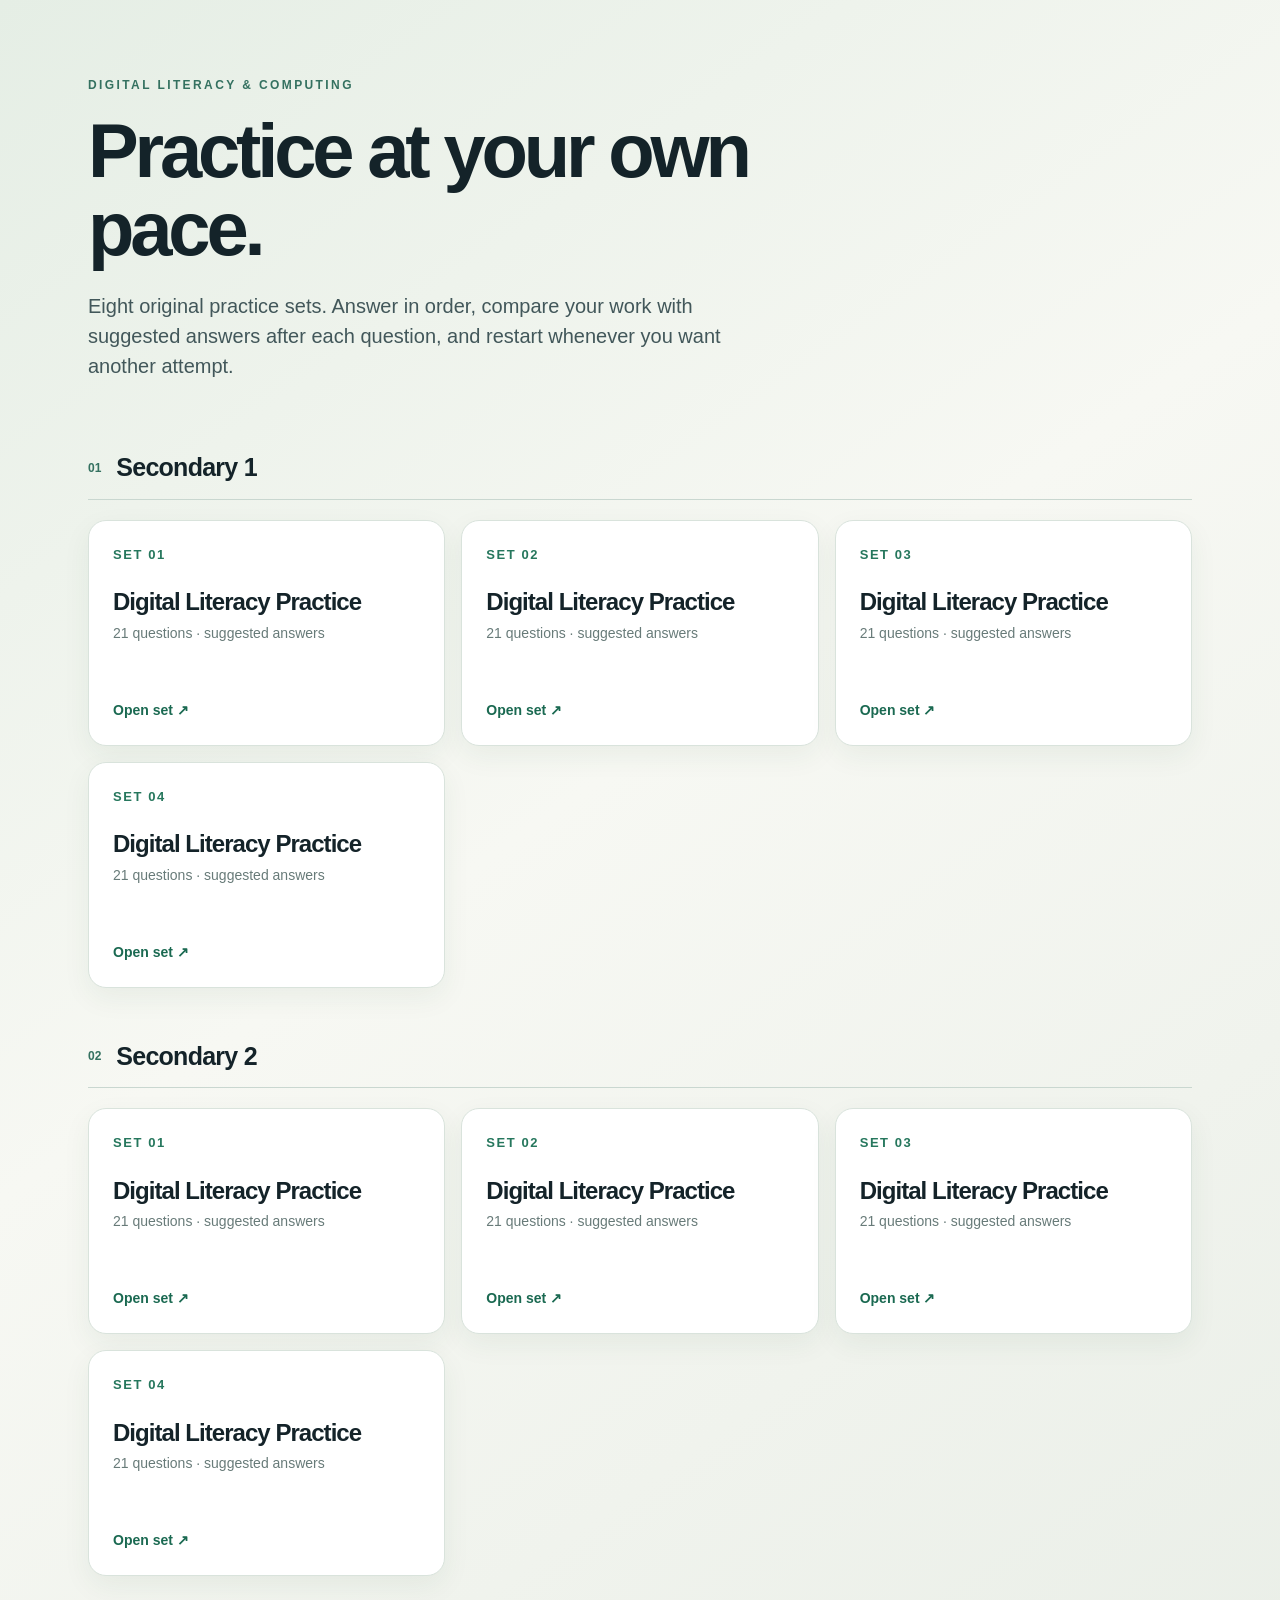
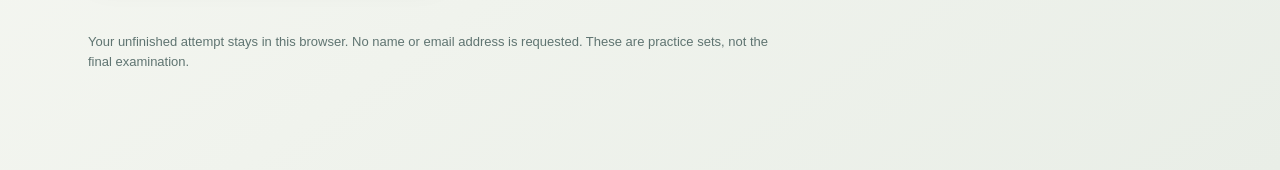
<file: index.html>
<!doctype html>
<html lang="en">
<head>
  <meta charset="utf-8">
  <meta name="viewport" content="width=device-width, initial-scale=1">
  <title>Digital Literacy Practice Sets</title>
  <link rel="stylesheet" href="./assets/style.css">
</head>
<body class="home-page">
  <main class="home-wrap">
    <div class="eyebrow">Digital Literacy & Computing</div>
    <h1>Practice at your own pace.</h1>
    <p class="home-lead">Eight original practice sets. Answer in order, compare your work with suggested answers after each question, and restart whenever you want another attempt.</p>
    <section class="home-section" aria-labelledby="s1-title">
      <div class="section-heading"><span>01</span><h2 id="s1-title">Secondary 1</h2></div>
      <div class="set-grid">
        <a class="set-card" href="./sec1-set1/index.html"><span class="set-number">Set 01</span><strong>Digital Literacy Practice</strong><span class="set-meta">21 questions · suggested answers</span><span class="set-arrow">Open set ↗</span></a>
        <a class="set-card" href="./sec1-set2/index.html"><span class="set-number">Set 02</span><strong>Digital Literacy Practice</strong><span class="set-meta">21 questions · suggested answers</span><span class="set-arrow">Open set ↗</span></a>
        <a class="set-card" href="./sec1-set3/index.html"><span class="set-number">Set 03</span><strong>Digital Literacy Practice</strong><span class="set-meta">21 questions · suggested answers</span><span class="set-arrow">Open set ↗</span></a>
        <a class="set-card" href="./sec1-set4/index.html"><span class="set-number">Set 04</span><strong>Digital Literacy Practice</strong><span class="set-meta">21 questions · suggested answers</span><span class="set-arrow">Open set ↗</span></a>
      </div>
    </section>
    <section class="home-section" aria-labelledby="s2-title">
      <div class="section-heading"><span>02</span><h2 id="s2-title">Secondary 2</h2></div>
      <div class="set-grid">
        <a class="set-card" href="./sec2-set1/index.html"><span class="set-number">Set 01</span><strong>Digital Literacy Practice</strong><span class="set-meta">21 questions · suggested answers</span><span class="set-arrow">Open set ↗</span></a>
        <a class="set-card" href="./sec2-set2/index.html"><span class="set-number">Set 02</span><strong>Digital Literacy Practice</strong><span class="set-meta">21 questions · suggested answers</span><span class="set-arrow">Open set ↗</span></a>
        <a class="set-card" href="./sec2-set3/index.html"><span class="set-number">Set 03</span><strong>Digital Literacy Practice</strong><span class="set-meta">21 questions · suggested answers</span><span class="set-arrow">Open set ↗</span></a>
        <a class="set-card" href="./sec2-set4/index.html"><span class="set-number">Set 04</span><strong>Digital Literacy Practice</strong><span class="set-meta">21 questions · suggested answers</span><span class="set-arrow">Open set ↗</span></a>
      </div>
    </section>
    <p class="home-note">Your unfinished attempt stays in this browser. No name or email address is requested. These are practice sets, not the final examination.</p>
  </main>
</body>
</html>
</file>
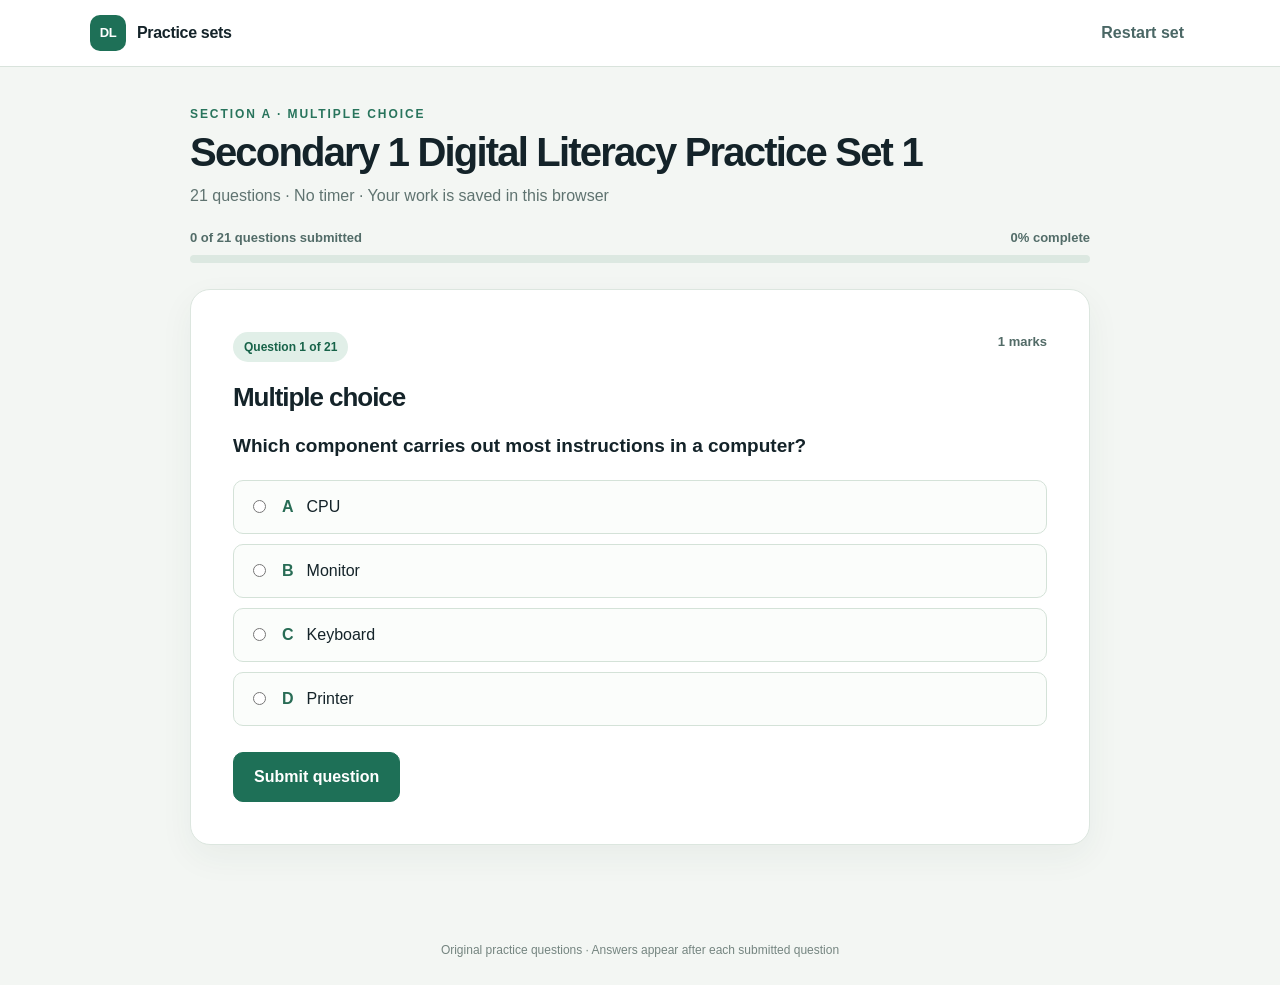
<file: sec1-set1/index.html>
<!doctype html>
<html lang="en"><head><meta charset="utf-8"><meta name="viewport" content="width=device-width, initial-scale=1"><title>Secondary 1 Digital Literacy Practice Set 1</title><link rel="stylesheet" href="../assets/style.css"><script defer src="../assets/data/sec1-set1.js"></script><script defer src="../assets/app.js"></script></head><body data-set-id="sec1-set1" data-asset-base="../"><div class="app-shell"><header class="topbar"><a class="brand" href="../index.html"><span class="brand-mark">DL</span><span>Practice sets</span></a><button id="restart-top" class="text-button" type="button">Restart set</button></header><main class="app-main" id="app" aria-live="polite"><div class="loading-card">Loading your practice set…</div></main><footer class="footer">Original practice questions · Answers appear after each submitted question</footer></div></body></html>
</file>
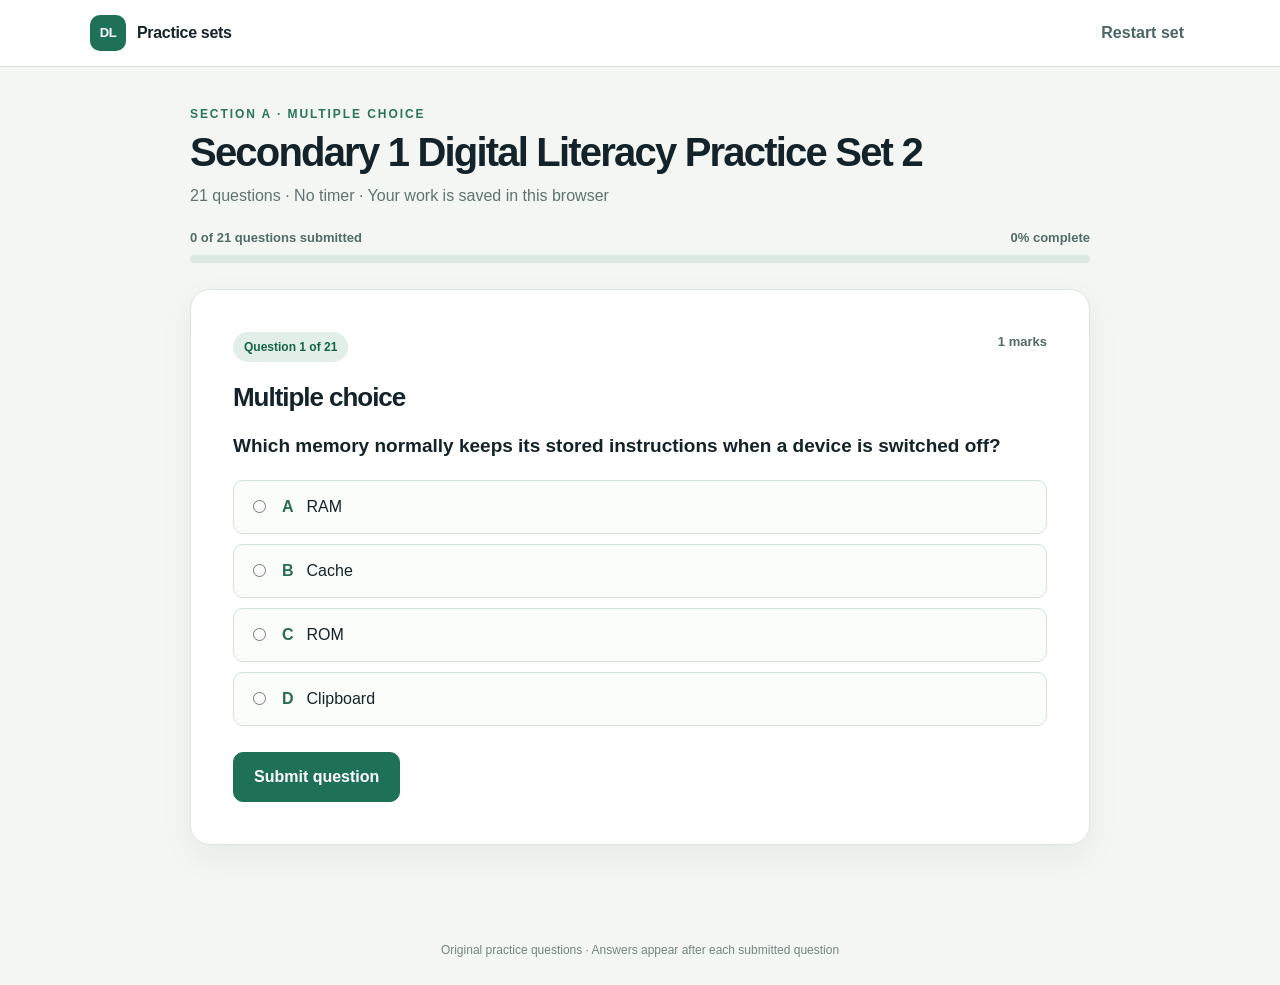
<file: sec1-set2/index.html>
<!doctype html>
<html lang="en"><head><meta charset="utf-8"><meta name="viewport" content="width=device-width, initial-scale=1"><title>Secondary 1 Digital Literacy Practice Set 2</title><link rel="stylesheet" href="../assets/style.css"><script defer src="../assets/data/sec1-set2.js"></script><script defer src="../assets/app.js"></script></head><body data-set-id="sec1-set2" data-asset-base="../"><div class="app-shell"><header class="topbar"><a class="brand" href="../index.html"><span class="brand-mark">DL</span><span>Practice sets</span></a><button id="restart-top" class="text-button" type="button">Restart set</button></header><main class="app-main" id="app" aria-live="polite"><div class="loading-card">Loading your practice set…</div></main><footer class="footer">Original practice questions · Answers appear after each submitted question</footer></div></body></html>
</file>
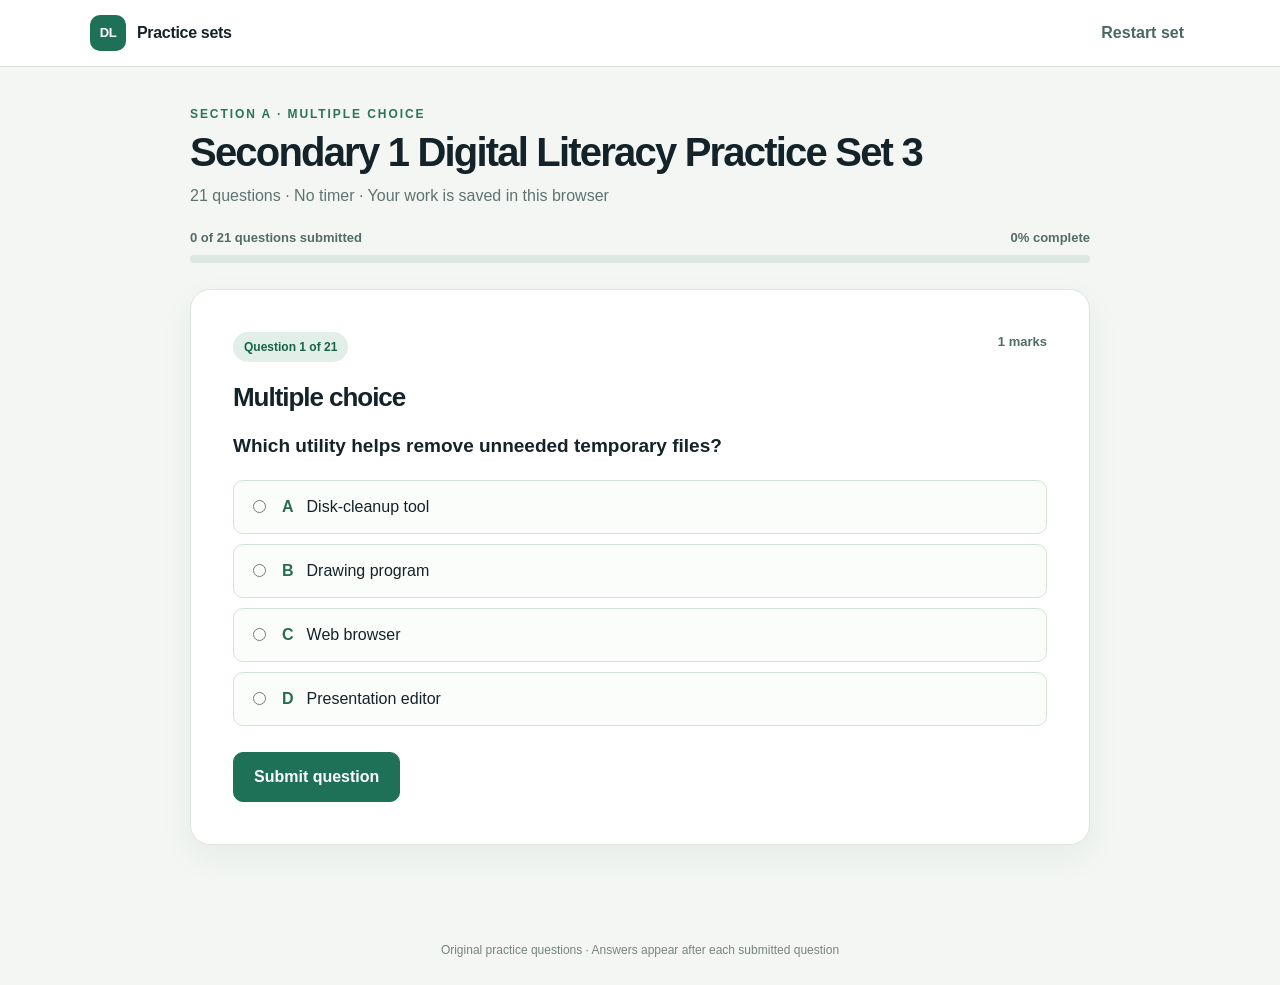
<file: sec1-set3/index.html>
<!doctype html>
<html lang="en"><head><meta charset="utf-8"><meta name="viewport" content="width=device-width, initial-scale=1"><title>Secondary 1 Digital Literacy Practice Set 3</title><link rel="stylesheet" href="../assets/style.css"><script defer src="../assets/data/sec1-set3.js"></script><script defer src="../assets/app.js"></script></head><body data-set-id="sec1-set3" data-asset-base="../"><div class="app-shell"><header class="topbar"><a class="brand" href="../index.html"><span class="brand-mark">DL</span><span>Practice sets</span></a><button id="restart-top" class="text-button" type="button">Restart set</button></header><main class="app-main" id="app" aria-live="polite"><div class="loading-card">Loading your practice set…</div></main><footer class="footer">Original practice questions · Answers appear after each submitted question</footer></div></body></html>
</file>
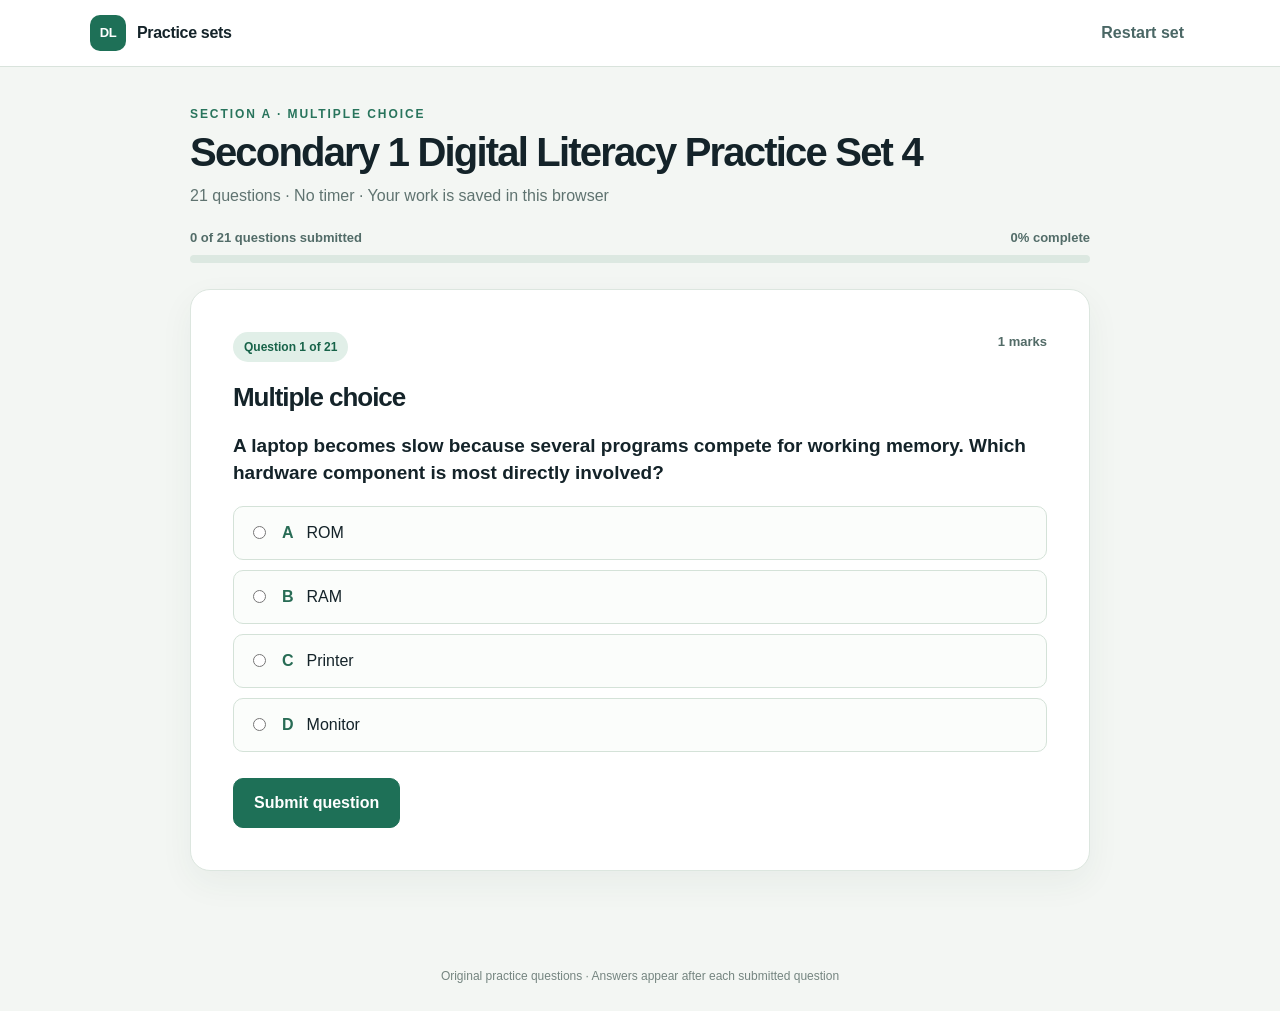
<file: sec1-set4/index.html>
<!doctype html><html lang="en"><head><meta charset="utf-8"><meta name="viewport" content="width=device-width, initial-scale=1"><title>Secondary 1 Digital Literacy Practice Set 4</title><link rel="stylesheet" href="../assets/style.css"><script defer src="../assets/data/sec1-set4.js"></script><script defer src="../assets/app.js"></script></head><body data-set-id="sec1-set4" data-asset-base="../"><div class="app-shell"><header class="topbar"><a class="brand" href="../index.html"><span class="brand-mark">DL</span><span>Practice sets</span></a><button id="restart-top" class="text-button" type="button">Restart set</button></header><main class="app-main" id="app" aria-live="polite"><div class="loading-card">Loading your practice set…</div></main><footer class="footer">Original practice questions · Answers appear after each submitted question</footer></div></body></html>
</file>
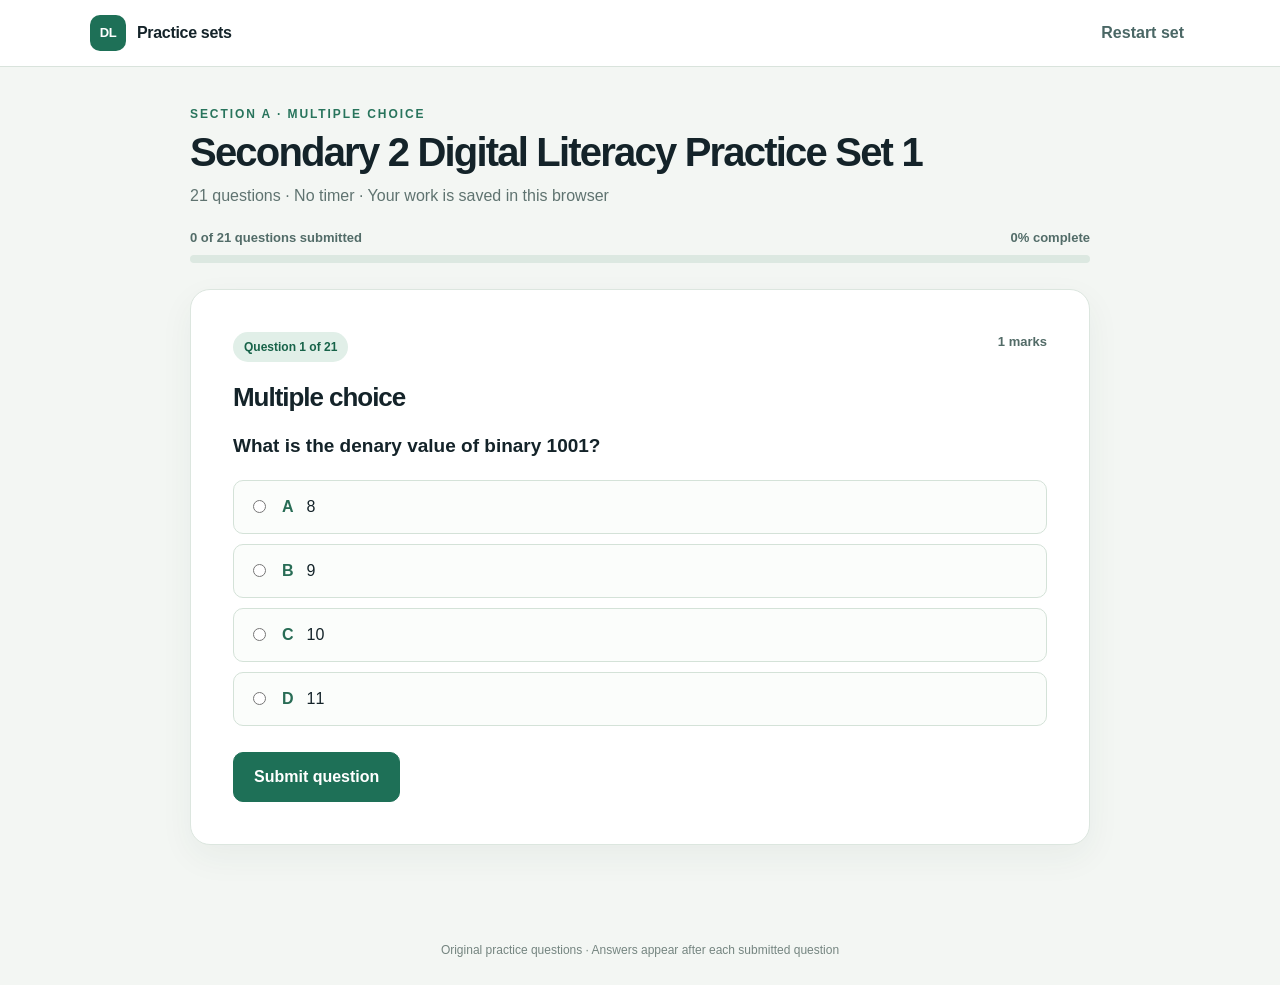
<file: sec2-set1/index.html>
<!doctype html>
<html lang="en"><head><meta charset="utf-8"><meta name="viewport" content="width=device-width, initial-scale=1"><title>Secondary 2 Digital Literacy Practice Set 1</title><link rel="stylesheet" href="../assets/style.css"><script defer src="../assets/data/sec2-set1.js"></script><script defer src="../assets/app.js"></script></head><body data-set-id="sec2-set1" data-asset-base="../"><div class="app-shell"><header class="topbar"><a class="brand" href="../index.html"><span class="brand-mark">DL</span><span>Practice sets</span></a><button id="restart-top" class="text-button" type="button">Restart set</button></header><main class="app-main" id="app" aria-live="polite"><div class="loading-card">Loading your practice set…</div></main><footer class="footer">Original practice questions · Answers appear after each submitted question</footer></div></body></html>
</file>
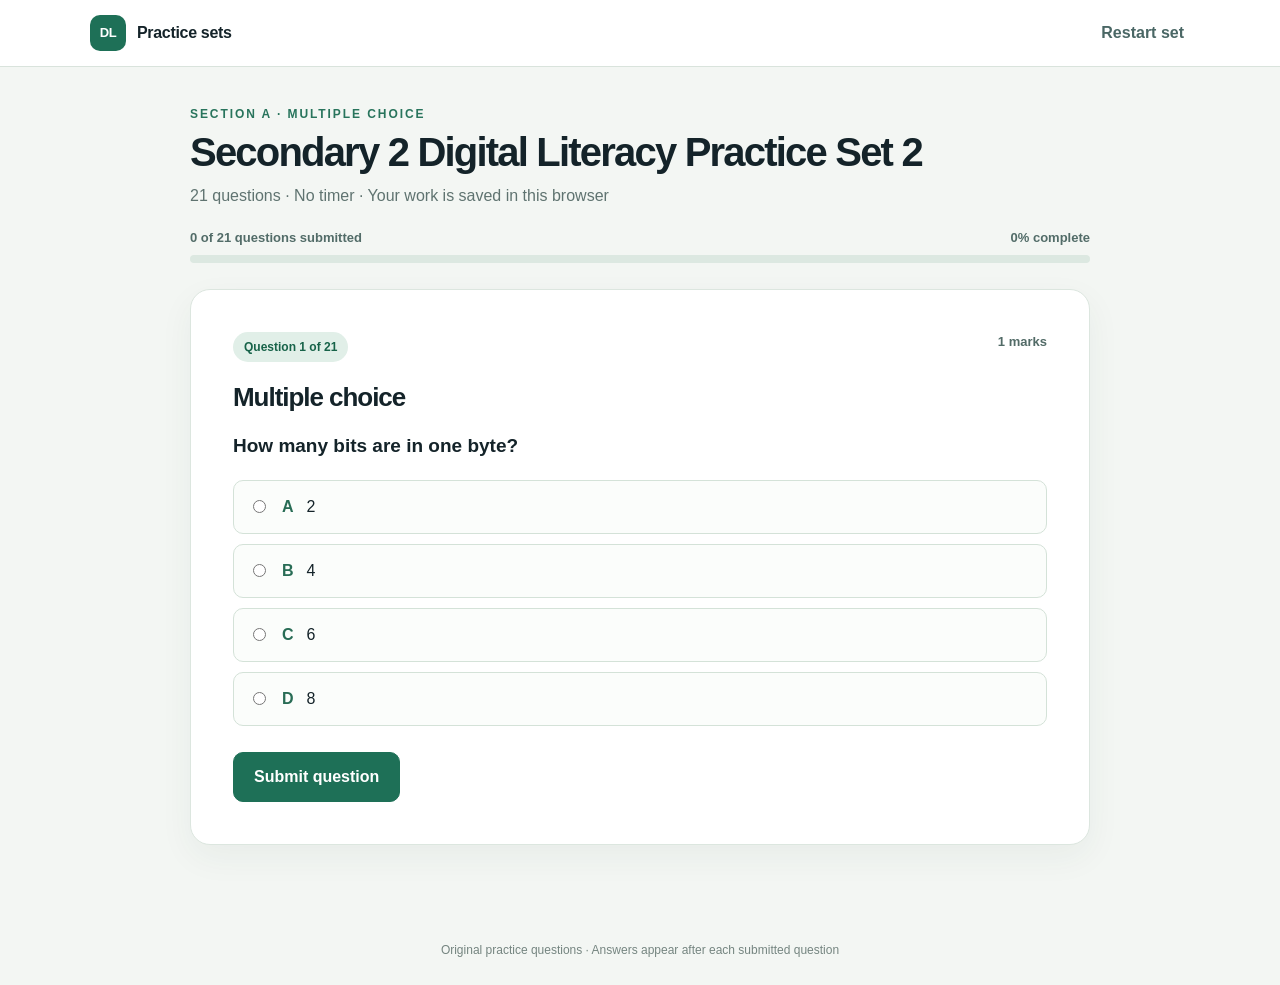
<file: sec2-set2/index.html>
<!doctype html>
<html lang="en"><head><meta charset="utf-8"><meta name="viewport" content="width=device-width, initial-scale=1"><title>Secondary 2 Digital Literacy Practice Set 2</title><link rel="stylesheet" href="../assets/style.css"><script defer src="../assets/data/sec2-set2.js"></script><script defer src="../assets/app.js"></script></head><body data-set-id="sec2-set2" data-asset-base="../"><div class="app-shell"><header class="topbar"><a class="brand" href="../index.html"><span class="brand-mark">DL</span><span>Practice sets</span></a><button id="restart-top" class="text-button" type="button">Restart set</button></header><main class="app-main" id="app" aria-live="polite"><div class="loading-card">Loading your practice set…</div></main><footer class="footer">Original practice questions · Answers appear after each submitted question</footer></div></body></html>
</file>
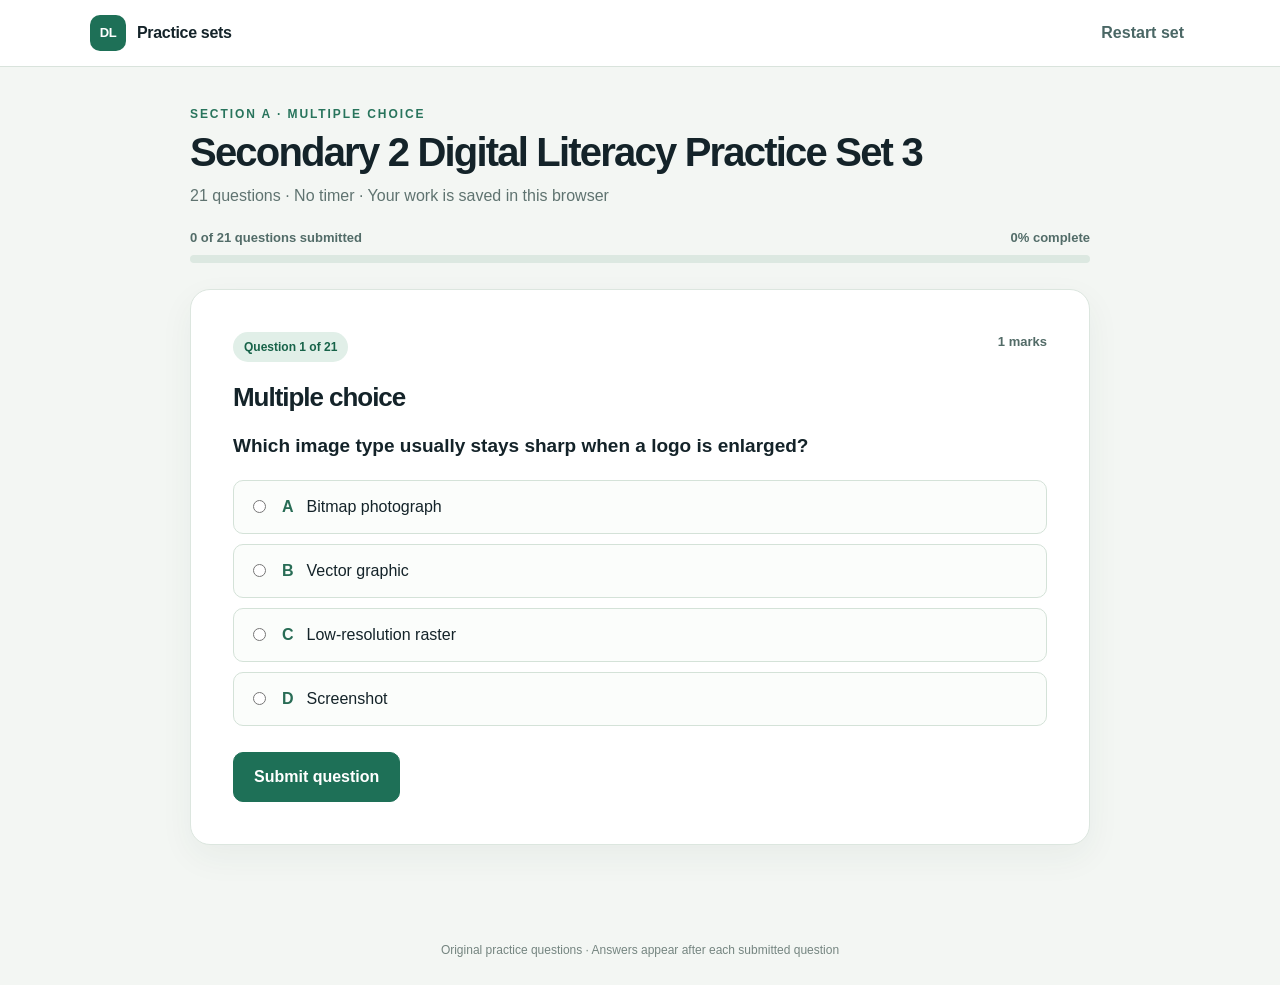
<file: sec2-set3/index.html>
<!doctype html>
<html lang="en"><head><meta charset="utf-8"><meta name="viewport" content="width=device-width, initial-scale=1"><title>Secondary 2 Digital Literacy Practice Set 3</title><link rel="stylesheet" href="../assets/style.css"><script defer src="../assets/data/sec2-set3.js"></script><script defer src="../assets/app.js"></script></head><body data-set-id="sec2-set3" data-asset-base="../"><div class="app-shell"><header class="topbar"><a class="brand" href="../index.html"><span class="brand-mark">DL</span><span>Practice sets</span></a><button id="restart-top" class="text-button" type="button">Restart set</button></header><main class="app-main" id="app" aria-live="polite"><div class="loading-card">Loading your practice set…</div></main><footer class="footer">Original practice questions · Answers appear after each submitted question</footer></div></body></html>
</file>
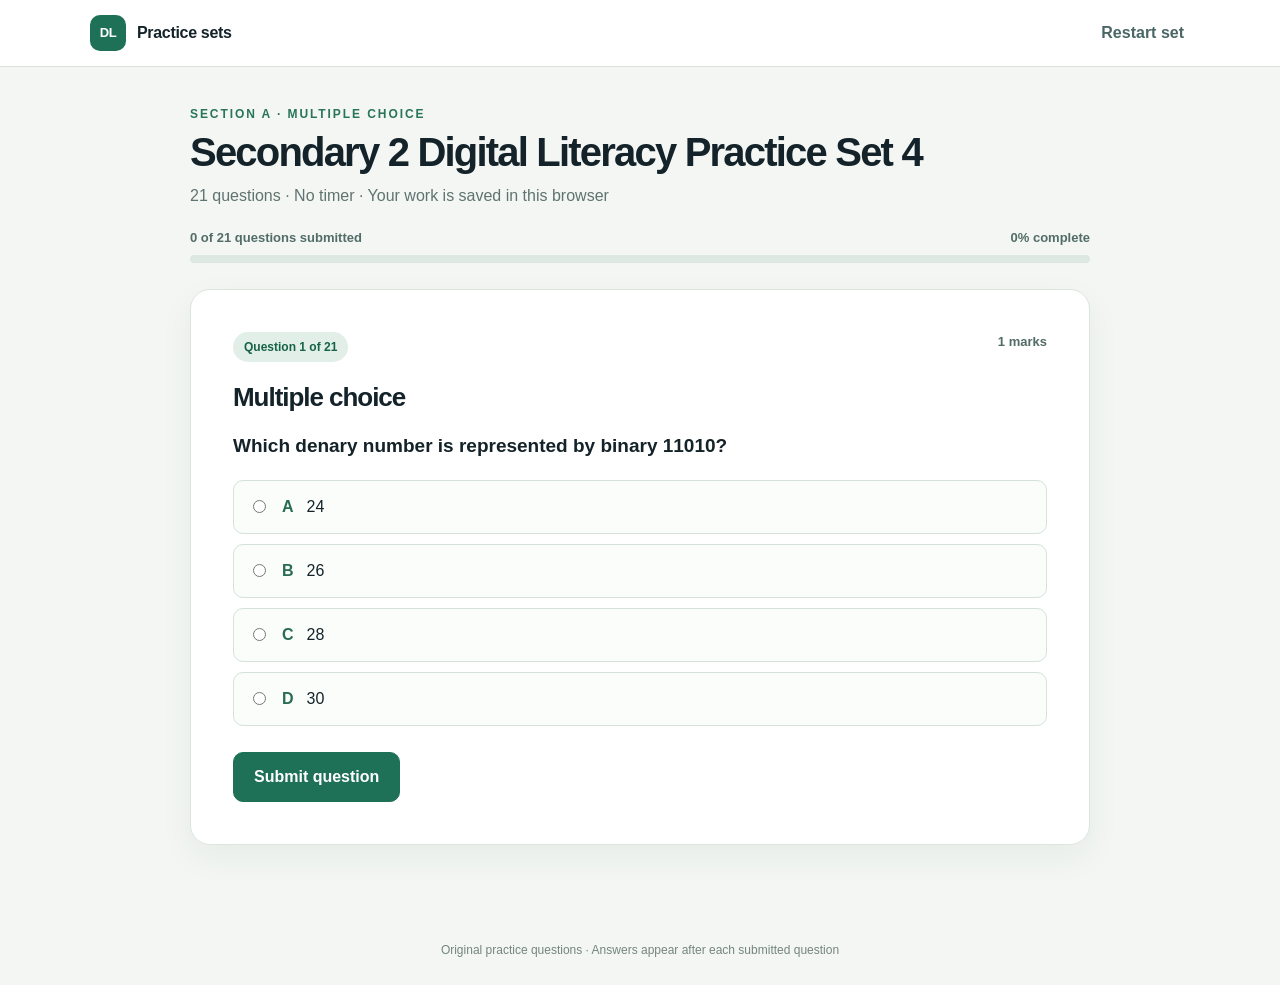
<file: sec2-set4/index.html>
<!doctype html><html lang="en"><head><meta charset="utf-8"><meta name="viewport" content="width=device-width, initial-scale=1"><title>Secondary 2 Digital Literacy Practice Set 4</title><link rel="stylesheet" href="../assets/style.css"><script defer src="../assets/data/sec2-set4.js"></script><script defer src="../assets/app.js"></script></head><body data-set-id="sec2-set4" data-asset-base="../"><div class="app-shell"><header class="topbar"><a class="brand" href="../index.html"><span class="brand-mark">DL</span><span>Practice sets</span></a><button id="restart-top" class="text-button" type="button">Restart set</button></header><main class="app-main" id="app" aria-live="polite"><div class="loading-card">Loading your practice set…</div></main><footer class="footer">Original practice questions · Answers appear after each submitted question</footer></div></body></html>
</file>
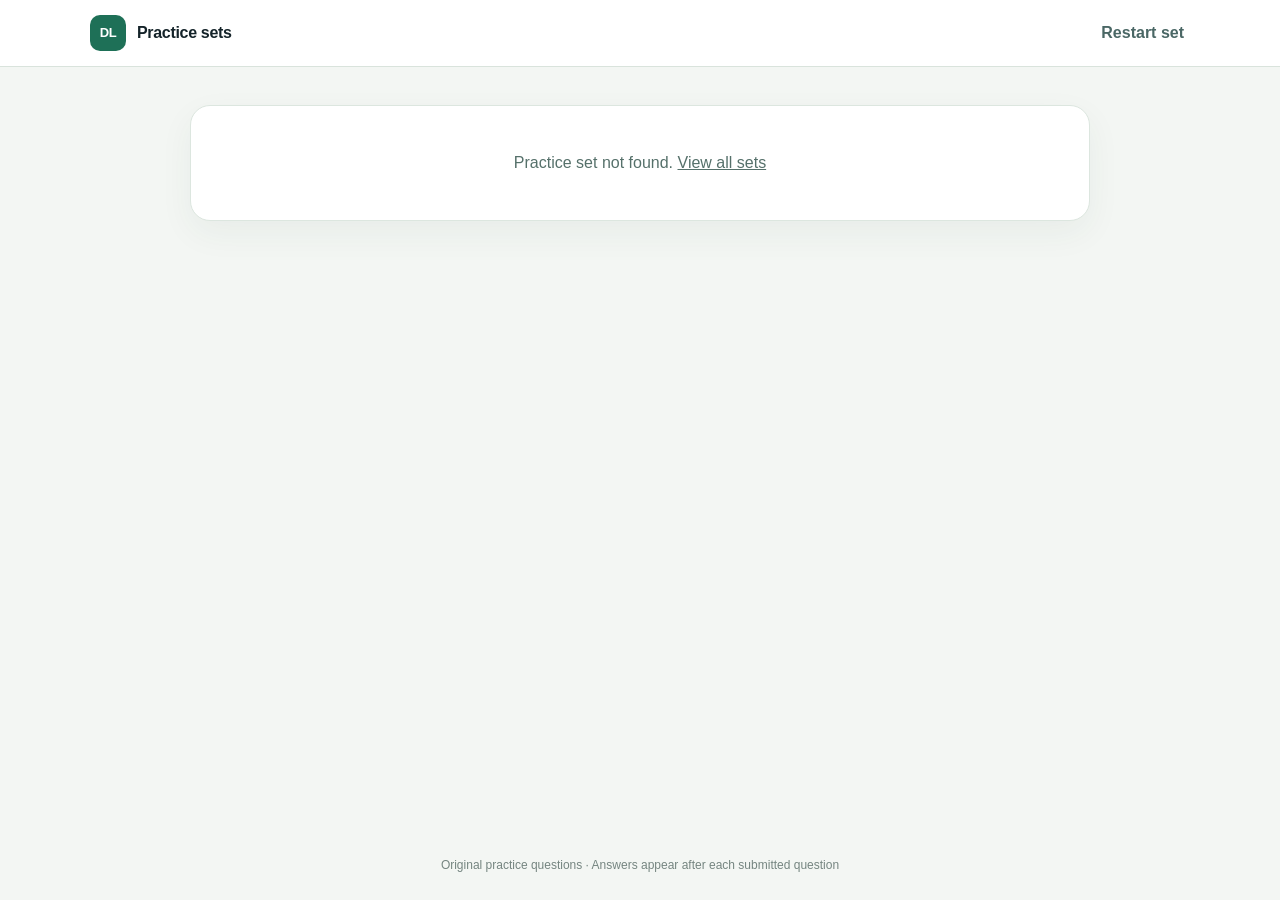
<file: app.html>
<!doctype html>
<html lang="en">
<head>
  <meta charset="utf-8">
  <meta name="viewport" content="width=device-width, initial-scale=1">
  <title>Digital Literacy Practice</title>
  <link rel="stylesheet" href="./assets/style.css">
  
  <script defer src="./assets/data/sec1-set1.js"></script>
  <script defer src="./assets/data/sec1-set2.js"></script>
  <script defer src="./assets/data/sec1-set3.js"></script>
  <script defer src="./assets/data/sec2-set1.js"></script>
  <script defer src="./assets/data/sec2-set2.js"></script>
  <script defer src="./assets/data/sec2-set3.js"></script>
  <script defer src="./assets/app.js"></script>
</head>
<body>
  <div class="app-shell">
    <header class="topbar">
      <a class="brand" href="./index.html"><span class="brand-mark">DL</span><span>Practice sets</span></a>
      <button id="restart-top" class="text-button" type="button">Restart set</button>
    </header>
    <main class="app-main" id="app" aria-live="polite">
      <div class="loading-card">Loading your practice set…</div>
    </main>
    <footer class="footer">Original practice questions · Answers appear after each submitted question</footer>
  </div>
</body>
</html>
</file>
<file: assets/style.css>
:root{font-family:Inter,"Segoe UI",Arial,sans-serif;color:#142329;background:#f3f6f3;font-size:16px;line-height:1.5}*{box-sizing:border-box}body{margin:0}button,input,textarea,select{font:inherit}button{cursor:pointer}a{color:inherit}.home-page{background:linear-gradient(145deg,#e5eee5 0,#f7f8f3 45%,#e9eee7 100%);min-height:100vh}.home-wrap{max-width:1160px;margin:auto;padding:76px 28px 86px}.eyebrow{font-size:12px;letter-spacing:.2em;text-transform:uppercase;color:#347160;font-weight:800}.home-wrap h1{font-size:clamp(42px,6vw,76px);max-width:800px;letter-spacing:-.055em;line-height:1.02;margin:18px 0 24px}.home-lead{font-size:20px;color:#42575a;max-width:660px;margin:0 0 68px}.home-section{margin-top:50px}.section-heading{display:flex;align-items:center;gap:15px;border-bottom:1px solid #c9d7d0;margin-bottom:20px;padding-bottom:12px}.section-heading span{font-size:12px;color:#347160;font-weight:800}.section-heading h2{margin:0;font-size:25px;letter-spacing:-.03em}.set-grid{display:grid;grid-template-columns:repeat(3,1fr);gap:16px}.set-card{background:#fff;border:1px solid #d9e3dc;border-radius:18px;box-shadow:0 10px 28px #254b3610;text-decoration:none;min-height:226px;padding:24px;display:flex;flex-direction:column;transition:transform .18s,box-shadow .18s}.set-card:hover,.set-card:focus-visible{transform:translateY(-4px);box-shadow:0 18px 36px #254b3620}.set-number{color:#26775d;font-size:13px;font-weight:800;letter-spacing:.12em;text-transform:uppercase}.set-card strong{font-size:24px;letter-spacing:-.04em;line-height:1.16;margin-top:24px}.set-meta{color:#687b79;margin-top:7px;font-size:14px}.set-arrow{margin-top:auto;color:#1a6951;font-size:14px;font-weight:800}.home-note{font-size:13px;color:#5f7471;margin-top:56px;max-width:680px}.app-shell{min-height:100vh;display:flex;flex-direction:column}.topbar{background:#fff;border-bottom:1px solid #d9e3dc;display:flex;align-items:center;justify-content:space-between;padding:15px max(24px,calc((100vw - 1100px)/2));gap:20px}.brand{display:flex;align-items:center;gap:11px;text-decoration:none;font-weight:800;letter-spacing:-.02em}.brand-mark{display:grid;place-items:center;background:#1e7057;color:#fff;width:36px;height:36px;border-radius:10px;font-size:13px}.text-button{border:0;background:none;color:#4a6765;font-weight:700}.text-button:hover{text-decoration:underline}.app-main{width:min(100% - 40px,900px);margin:38px auto 70px;flex:1}.loading-card,.paper-card,.result-card{background:#fff;border:1px solid #dce6df;border-radius:20px;box-shadow:0 12px 34px #2945350e}.loading-card{padding:45px;text-align:center;color:#55706a}.paper-head{margin-bottom:26px}.paper-kicker{color:#28745c;font-size:12px;text-transform:uppercase;letter-spacing:.16em;font-weight:800}.paper-head h1{letter-spacing:-.045em;font-size:clamp(29px,4vw,40px);margin:7px 0 9px;line-height:1.12}.paper-subtitle{color:#5f7370;margin:0}.progress-row{display:flex;align-items:center;justify-content:space-between;gap:20px;margin:20px 0 8px;color:#526c68;font-size:13px;font-weight:700}.progress-track{height:8px;background:#dce8e1;border-radius:999px;overflow:hidden}.progress-fill{height:100%;background:#257b5e;border-radius:999px;transition:width .2s}.paper-card{padding:clamp(22px,4vw,42px)}.question-top{display:flex;justify-content:space-between;gap:16px;align-items:start}.question-badge{display:inline-flex;align-items:center;background:#e1efe8;color:#176349;padding:6px 11px;border-radius:999px;font-size:12px;font-weight:800;white-space:nowrap}.marks-badge{color:#526b67;font-weight:800;font-size:13px;white-space:nowrap}.question-title{font-size:26px;letter-spacing:-.04em;line-height:1.18;margin:20px 0 10px}.question-intro{color:#435c58;margin:0 0 22px}.stem{font-size:19px;font-weight:650;line-height:1.4;margin:20px 0}.part{border-top:1px solid #e5ede8;padding:22px 0 4px}.part:first-of-type{border-top:0}.part-label{font-size:13px;color:#25775d;font-weight:800;text-transform:uppercase;letter-spacing:.1em}.part-prompt{font-weight:650;margin:7px 0 12px}.answer-field,textarea.answer-field{width:100%;border:1px solid #b8cbc2;border-radius:10px;background:#fbfdfb;color:#15292a;padding:12px 14px;min-height:48px;outline:none}.answer-field:focus{border-color:#217b5d;box-shadow:0 0 0 3px #b4dfc7}.answer-field.code{font-family:Consolas,"Courier New",monospace;min-height:170px;white-space:pre;resize:vertical}.answer-field.written{min-height:100px;resize:vertical}.code-block,.diagram-block{white-space:pre-wrap;background:#eff5f0;border-left:4px solid #5fa486;border-radius:8px;padding:14px 16px;overflow:auto;font-family:Consolas,"Courier New",monospace;font-size:14px;margin:12px 0 16px}.diagram-block{font-family:inherit}.choices{display:grid;gap:10px}.choice{display:flex;gap:13px;align-items:flex-start;border:1px solid #d4e2d8;border-radius:10px;padding:14px;background:#fbfdfb;cursor:pointer}.choice:has(input:checked){border-color:#237b5d;background:#e9f6ed}.choice input{margin-top:5px;accent-color:#237b5d}.choice-letter{font-weight:800;color:#286c55}.data-table-wrap{overflow-x:auto;margin:20px 0 26px}.data-table{border-collapse:collapse;width:100%;min-width:520px;font-size:14px}.data-table th,.data-table td{border:1px solid #d9e6dd;padding:10px 12px;text-align:left}.data-table th{background:#e7f0e9;color:#214f40}.data-table tr:nth-child(even) td{background:#fafcf9}.actions{display:flex;align-items:center;gap:15px;margin-top:26px;flex-wrap:wrap}.primary-button{background:#1e7057;border:1px solid #1e7057;color:#fff;border-radius:10px;padding:12px 20px;font-weight:800;min-height:47px}.primary-button:hover{background:#155840}.primary-button:disabled{opacity:.55;cursor:wait}.secondary-button{background:#fff;border:1px solid #9cbaaa;color:#1b624a;border-radius:10px;padding:11px 19px;font-weight:800;min-height:46px}.secondary-button:hover{background:#f0f7f1}.status{color:#536f68;font-size:14px}.status.error{color:#ae3434}.feedback-banner{padding:17px 20px;border-radius:12px;background:#e8f4eb;color:#18573f;margin:23px 0;font-weight:800}.feedback-part{border-top:1px solid #e0e9e1;padding:20px 0}.feedback-part:first-child{border-top:0}.feedback-part h3{margin:0 0 8px;font-size:16px}.feedback-part p{margin:5px 0;color:#3b5550}.model{background:#f2f6f2;padding:12px 15px;border-radius:9px;white-space:pre-wrap;color:#183e33!important}.result-card{padding:34px}.result-score{font-size:64px;line-height:1;letter-spacing:-.06em;font-weight:850;color:#1e7057;margin:16px 0}.result-grid{display:grid;grid-template-columns:repeat(2,1fr);gap:10px;margin:25px 0}.result-topic{border:1px solid #dce7df;border-radius:11px;padding:14px;display:flex;justify-content:space-between;gap:12px}.result-list{list-style:none;padding:0;margin:22px 0}.result-list li{border-top:1px solid #e5ece7;padding:11px 0;display:flex;justify-content:space-between;gap:15px}.result-list button{border:0;background:none;color:#17644a;font-weight:750;text-decoration:underline}.footer{text-align:center;padding:26px;color:#758580;font-size:12px}.flow-help{color:#526e67;font-size:13px}.flow-palette{display:flex;gap:10px;flex-wrap:wrap;margin:15px 0}.flow-tray,.flow-slot{border:1px dashed #a7c5b3;border-radius:12px;min-height:78px;padding:12px;background:#f8fbf8}.flow-tray{display:flex;gap:10px;flex-wrap:wrap;min-height:95px}.flow-tray-label{font-size:12px;font-weight:800;color:#477560;text-transform:uppercase;letter-spacing:.08em}.flow-card{background:#fff;border:2px solid #2b8062;padding:9px 12px;min-width:130px;max-width:260px;cursor:grab;box-shadow:0 3px 12px #214e3417}.flow-card:active{cursor:grabbing}.flow-card[data-shape="terminator"]{border-radius:999px}.flow-card[data-shape="process"]{border-radius:4px}.flow-card[data-shape="decision"]{border-radius:3px;transform:skew(-7deg)}.flow-card[data-shape="io"]{border-radius:4px;transform:skew(-12deg)}.flow-card select{display:block;width:100%;font-size:12px;margin-top:5px;background:#f0f8f2;border:1px solid #b9d5c4;border-radius:4px;padding:3px}.flow-card-text{font-size:13px;font-weight:750;line-height:1.3}.flow-slots{display:grid;grid-template-columns:1fr;gap:9px;margin-top:15px}.flow-slot{min-height:95px;display:flex;flex-direction:column;align-items:center;justify-content:center;gap:6px}.flow-slot-label{font-size:11px;text-transform:uppercase;color:#5d7e6d;font-weight:800;letter-spacing:.08em}.flow-arrow{text-align:center;color:#57876c;font-size:20px;line-height:1}.flow-branches{display:grid;grid-template-columns:1fr 1fr;gap:15px}.flow-branches .flow-slot{min-height:118px}.flow-slot.drag-over,.flow-tray.drag-over{background:#e1f3e5;border-color:#1e7057}.flow-card.selected{outline:3px solid #f2bd54}.flow-tip{font-size:12px;color:#677e72;margin-top:8px}@media(max-width:720px){.set-grid{grid-template-columns:1fr}.home-wrap{padding:50px 20px}.home-lead{font-size:17px;margin-bottom:40px}.set-card{min-height:180px}.topbar{padding:12px 20px}.app-main{width:min(100% - 24px,900px);margin:24px auto 50px}.paper-card{padding:20px}.result-grid{grid-template-columns:1fr}.flow-branches{gap:8px}.flow-card{min-width:100px;max-width:100%}}

.student-response{background:#f8faf8;border:1px solid #dfe9e1;border-radius:9px;padding:12px 15px;white-space:pre-wrap;overflow-wrap:anywhere}.feedback-part .model{line-height:1.65;overflow-wrap:anywhere}.answer-points{font-size:14px;line-height:1.55;padding:6px 2px}.feedback-banner{line-height:1.5}.result-list li{align-items:center}
</file>
